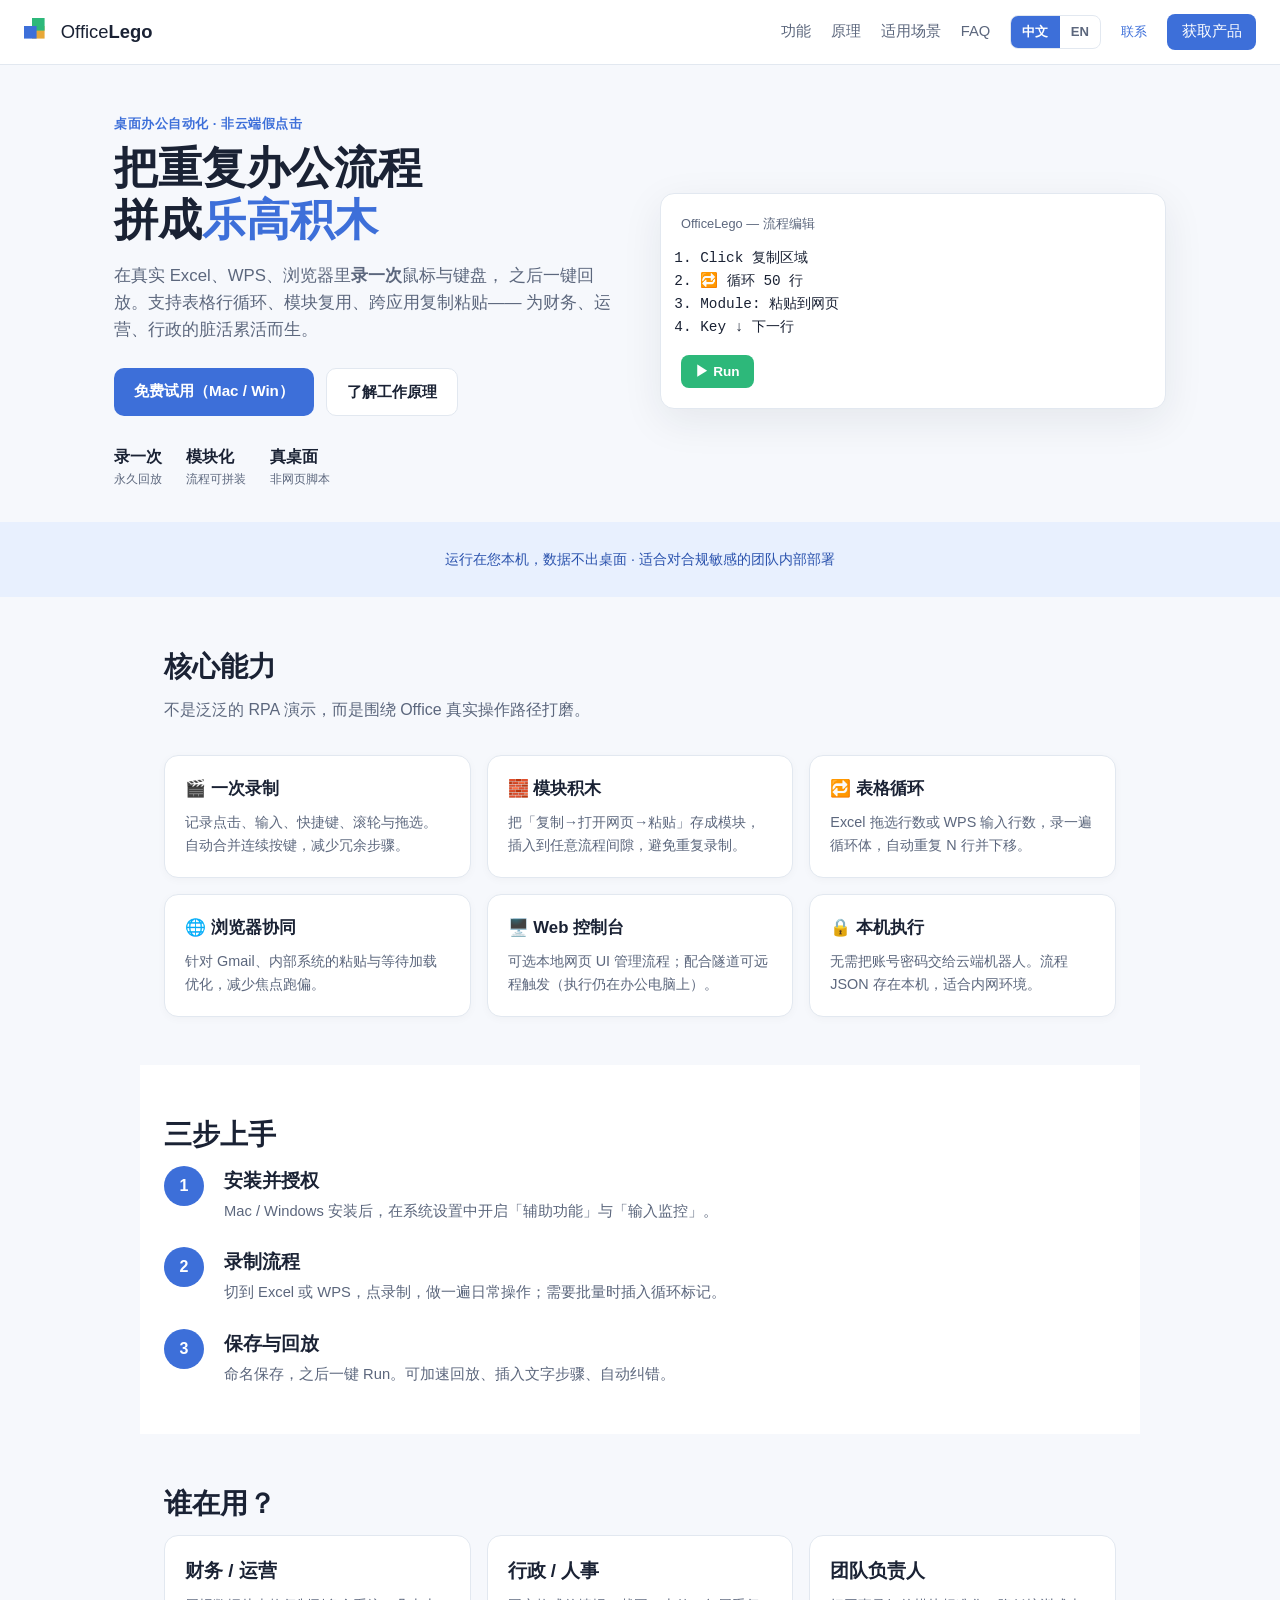
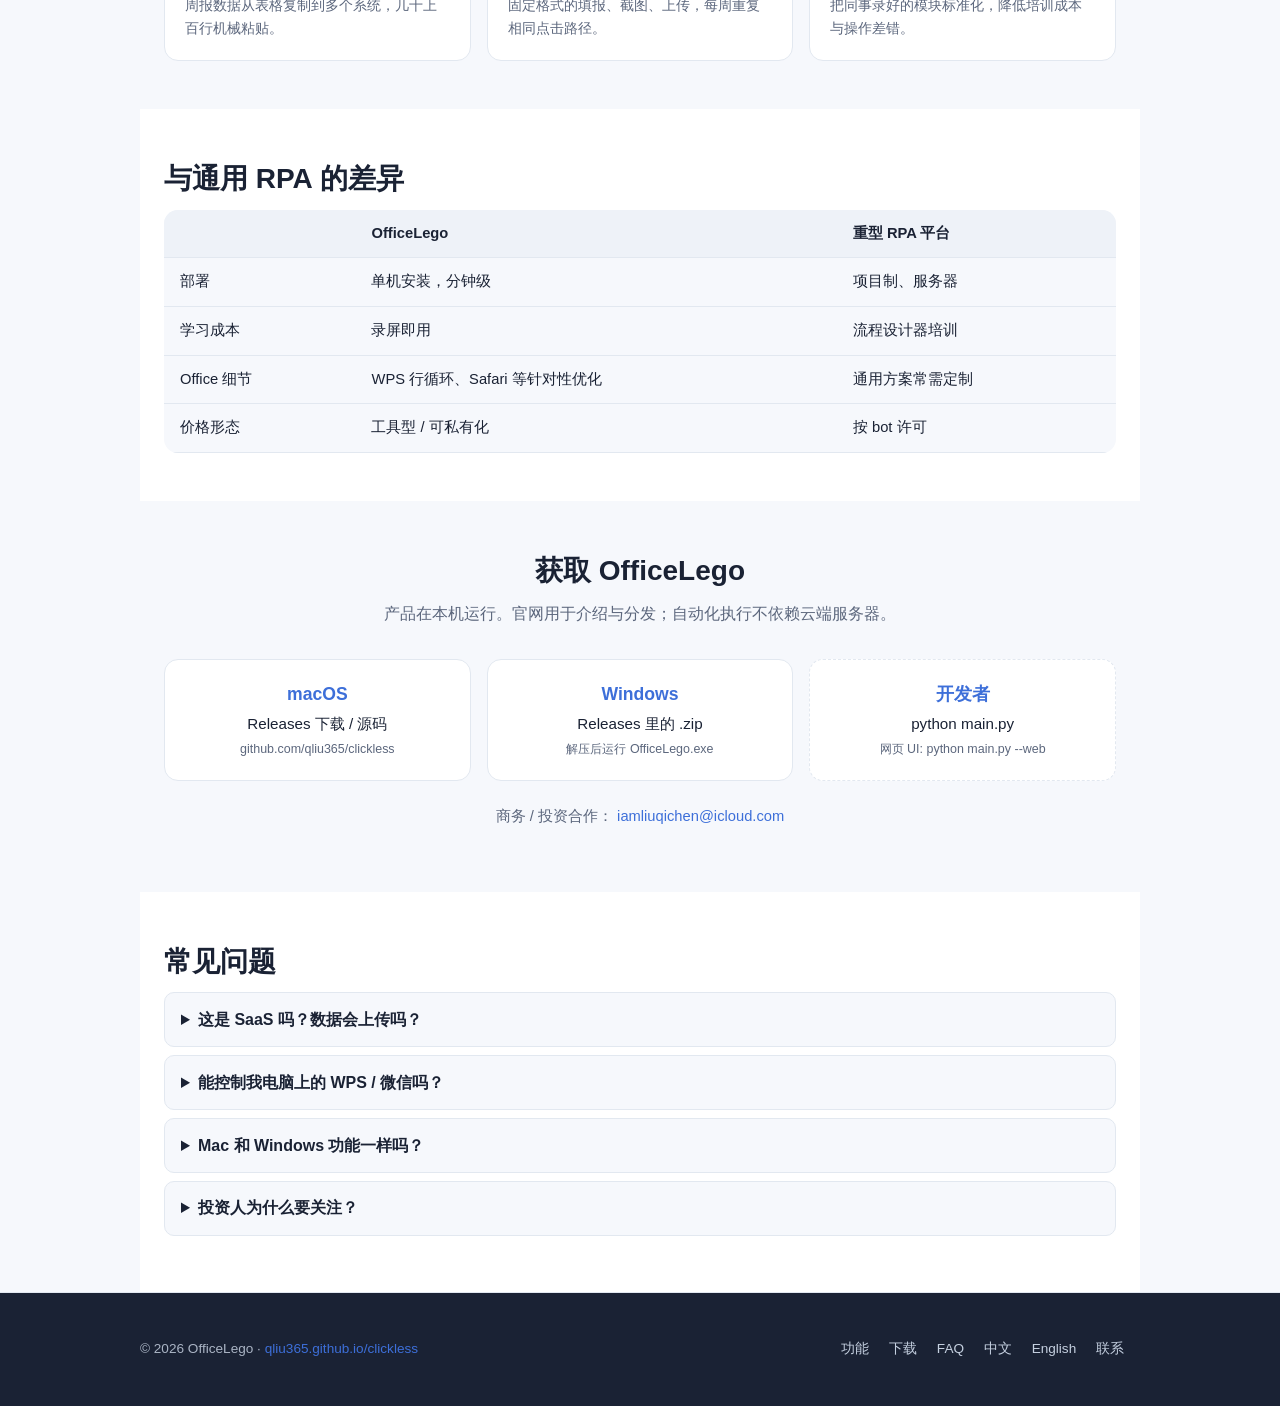
<file: website/index.html>
<!DOCTYPE html>
<html lang="zh-CN">
<head>
  <meta charset="UTF-8" />
  <meta name="viewport" content="width=device-width, initial-scale=1" />
  <title>OfficeLego — 录一次，办公流程自动重复 | 桌面办公自动化</title>
  <meta name="description" content="OfficeLego 是面向 Excel、WPS、邮件与浏览器的桌面自动化工具：录制鼠标键盘一次，模块化积木复用，批量循环表格行。支持 macOS 与 Windows。" />
  <meta name="keywords" content="OfficeLego,办公自动化,RPA,Excel自动化,WPS自动化,流程录制,桌面自动化,重复操作" />
  <meta name="author" content="OfficeLego" />
  <link rel="canonical" href="https://qliu365.github.io/clickless/" />
  <link rel="alternate" hreflang="zh-CN" href="https://qliu365.github.io/clickless/" />
  <link rel="alternate" hreflang="en" href="https://qliu365.github.io/clickless/index-en.html" />
  <meta property="og:type" content="website" />
  <meta property="og:title" content="OfficeLego — 办公流程像乐高一样拼装" />
  <meta property="og:description" content="录制一次，永久回放。表格循环、模块复用、跨应用 Copy-Paste，专为真实 Office 场景设计。" />
  <meta property="og:locale" content="zh_CN" />
  <meta property="og:url" content="https://qliu365.github.io/clickless/" />
  <meta name="twitter:card" content="summary_large_image" />
  <meta name="twitter:title" content="OfficeLego" />
  <meta name="twitter:description" content="桌面办公自动化 — 录一次，永久回放。" />
  <link rel="stylesheet" href="styles.css" />
  <link rel="icon" href="data:image/svg+xml,%3Csvg xmlns='http://www.w3.org/2000/svg' viewBox='0 0 32 32'%3E%3Crect x='2' y='10' width='12' height='12' rx='2' fill='%235b8def'/%3E%3Crect x='18' y='4' width='12' height='12' rx='2' fill='%234ecf8a'/%3E%3Crect x='18' y='18' width='12' height='12' rx='2' fill='%23e8a838'/%3E%3C/svg%3E" />
  <script type="application/ld+json">
  {
    "@context": "https://schema.org",
    "@type": "SoftwareApplication",
    "name": "OfficeLego",
    "applicationCategory": "BusinessApplication",
    "operatingSystem": "macOS, Windows",
    "description": "Desktop automation for Excel, WPS, email and browser workflows. Record once, replay with modular steps and table loops.",
    "offers": { "@type": "Offer", "price": "0", "priceCurrency": "USD" }
  }
  </script>
</head>
<body>
  <header class="site-header">
    <a class="logo" href="index.html">
      <span class="logo-blocks" aria-hidden="true"></span>
      <span>Office<strong>Lego</strong></span>
    </a>
    <nav class="nav">
      <a href="#features">功能</a>
      <a href="#how">原理</a>
      <a href="#users">适用场景</a>
      <a href="#faq">FAQ</a>
      <div class="lang-picker" role="group" aria-label="选择语言">
        <a href="index.html" data-lang="zh">中文</a>
        <a href="index-en.html" data-lang="en">EN</a>
      </div>
      <a href="mailto:iamliuqichen@icloud.com" class="nav-contact">联系</a>
      <a href="#download" class="nav-cta">获取产品</a>
    </nav>
    <button type="button" class="menu-btn" id="menu-btn" aria-label="菜单">☰</button>
  </header>

  <main>
    <section class="hero">
      <div class="hero-copy">
        <p class="eyebrow">桌面办公自动化 · 非云端假点击</p>
        <h1>把重复办公流程<br />拼成<strong>乐高积木</strong></h1>
        <p class="lead">
          在真实 Excel、WPS、浏览器里<strong>录一次</strong>鼠标与键盘，
          之后一键回放。支持表格行循环、模块复用、跨应用复制粘贴——
          为财务、运营、行政的脏活累活而生。
        </p>
        <div class="hero-actions">
          <a class="btn btn-primary" href="#download">免费试用（Mac / Win）</a>
          <a class="btn btn-secondary" href="#how">了解工作原理</a>
        </div>
        <ul class="hero-stats">
          <li><strong>录一次</strong><span>永久回放</span></li>
          <li><strong>模块化</strong><span>流程可拼装</span></li>
          <li><strong>真桌面</strong><span>非网页脚本</span></li>
        </ul>
      </div>
      <div class="hero-visual" aria-hidden="true">
        <div class="mock-window">
          <div class="mock-title">OfficeLego — 流程编辑</div>
          <ol class="mock-steps">
            <li>Click 复制区域</li>
            <li>🔁 循环 50 行</li>
            <li>Module: 粘贴到网页</li>
            <li>Key ↓ 下一行</li>
          </ol>
          <div class="mock-run">▶ Run</div>
        </div>
      </div>
    </section>

    <section class="trust">
      <p>运行在您本机，数据不出桌面 · 适合对合规敏感的团队内部部署</p>
    </section>

    <section id="features" class="section">
      <h2>核心能力</h2>
      <p class="section-lead">不是泛泛的 RPA 演示，而是围绕 Office 真实操作路径打磨。</p>
      <div class="cards">
        <article class="card">
          <h3>🎬 一次录制</h3>
          <p>记录点击、输入、快捷键、滚轮与拖选。自动合并连续按键，减少冗余步骤。</p>
        </article>
        <article class="card">
          <h3>🧱 模块积木</h3>
          <p>把「复制→打开网页→粘贴」存成模块，插入到任意流程间隙，避免重复录制。</p>
        </article>
        <article class="card">
          <h3>🔁 表格循环</h3>
          <p>Excel 拖选行数或 WPS 输入行数，录一遍循环体，自动重复 N 行并下移。</p>
        </article>
        <article class="card">
          <h3>🌐 浏览器协同</h3>
          <p>针对 Gmail、内部系统的粘贴与等待加载优化，减少焦点跑偏。</p>
        </article>
        <article class="card">
          <h3>🖥️ Web 控制台</h3>
          <p>可选本地网页 UI 管理流程；配合隧道可远程触发（执行仍在办公电脑上）。</p>
        </article>
        <article class="card">
          <h3>🔒 本机执行</h3>
          <p>无需把账号密码交给云端机器人。流程 JSON 存在本机，适合内网环境。</p>
        </article>
      </div>
    </section>

    <section id="how" class="section section-alt">
      <h2>三步上手</h2>
      <ol class="steps">
        <li>
          <span class="step-num">1</span>
          <div>
            <h3>安装并授权</h3>
            <p>Mac / Windows 安装后，在系统设置中开启「辅助功能」与「输入监控」。</p>
          </div>
        </li>
        <li>
          <span class="step-num">2</span>
          <div>
            <h3>录制流程</h3>
            <p>切到 Excel 或 WPS，点录制，做一遍日常操作；需要批量时插入循环标记。</p>
          </div>
        </li>
        <li>
          <span class="step-num">3</span>
          <div>
            <h3>保存与回放</h3>
            <p>命名保存，之后一键 Run。可加速回放、插入文字步骤、自动纠错。</p>
          </div>
        </li>
      </ol>
    </section>

    <section id="users" class="section">
      <h2>谁在用？</h2>
      <div class="personas">
        <div class="persona">
          <h3>财务 / 运营</h3>
          <p>周报数据从表格复制到多个系统，几十上百行机械粘贴。</p>
        </div>
        <div class="persona">
          <h3>行政 / 人事</h3>
          <p>固定格式的填报、截图、上传，每周重复相同点击路径。</p>
        </div>
        <div class="persona">
          <h3>团队负责人</h3>
          <p>把同事录好的模块标准化，降低培训成本与操作差错。</p>
        </div>
      </div>
    </section>

    <section id="compare" class="section section-alt">
      <h2>与通用 RPA 的差异</h2>
      <table class="compare-table">
        <thead>
          <tr><th></th><th>OfficeLego</th><th>重型 RPA 平台</th></tr>
        </thead>
        <tbody>
          <tr><td>部署</td><td>单机安装，分钟级</td><td>项目制、服务器</td></tr>
          <tr><td>学习成本</td><td>录屏即用</td><td>流程设计器培训</td></tr>
          <tr><td>Office 细节</td><td>WPS 行循环、Safari 等针对性优化</td><td>通用方案常需定制</td></tr>
          <tr><td>价格形态</td><td>工具型 / 可私有化</td><td>按 bot 许可</td></tr>
        </tbody>
      </table>
    </section>

    <section id="download" class="section cta-section">
      <h2>获取 OfficeLego</h2>
      <p class="section-lead">产品在本机运行。官网用于介绍与分发；自动化执行不依赖云端服务器。</p>
      <div class="download-grid">
        <a class="download-card" href="https://github.com/qliu365/clickless/releases" rel="noopener" target="_blank">
          <span class="os">macOS</span>
          <span class="label">Releases 下载 / 源码</span>
          <span class="hint">github.com/qliu365/clickless</span>
        </a>
        <a class="download-card" href="https://github.com/qliu365/clickless/releases" rel="noopener" target="_blank">
          <span class="os">Windows</span>
          <span class="label">Releases 里的 .zip</span>
          <span class="hint">解压后运行 OfficeLego.exe</span>
        </a>
        <div class="download-card dev">
          <span class="os">开发者</span>
          <span class="label">python main.py</span>
          <span class="hint">网页 UI: python main.py --web</span>
        </div>
      </div>
      <p class="contact">
        商务 / 投资合作：
        <a href="mailto:iamliuqichen@icloud.com">iamliuqichen@icloud.com</a>
      </p>
    </section>

    <section id="faq" class="section section-alt">
      <h2>常见问题</h2>
      <details>
        <summary>这是 SaaS 吗？数据会上传吗？</summary>
        <p>不是。流程与录屏截图默认保存在本机用户目录。可选 Web 控制台仅用于管理，不要求公有云。</p>
      </details>
      <details>
        <summary>能控制我电脑上的 WPS / 微信吗？</summary>
        <p>能控制已安装桌面应用中的标准 UI 操作（点击、键盘）。部分安全软件或远程桌面可能限制模拟输入。</p>
      </details>
      <details>
        <summary>Mac 和 Windows 功能一样吗？</summary>
        <p>核心录制回放一致。Excel 拖选循环在 macOS 上最完整；Windows 部分场景建议用行数输入。</p>
      </details>
      <details>
        <summary>投资人为什么要关注？</summary>
        <p>面向 SMB 与团队内「长尾自动化」：比大型 RPA 更轻、比纯脚本更低门槛，模块化带来网络效应与复购空间。</p>
      </details>
    </section>
  </main>

  <footer class="site-footer">
    <div class="footer-inner">
      <p>© <span id="year"></span> OfficeLego · <a href="https://qliu365.github.io/clickless/">qliu365.github.io/clickless</a></p>
      <p class="footer-links">
        <a href="#features">功能</a>
        <a href="#download">下载</a>
        <a href="#faq">FAQ</a>
        <a href="index.html?lang=zh">中文</a>
        <a href="index-en.html?lang=en">English</a>
        <a href="mailto:iamliuqichen@icloud.com">联系</a>
      </p>
    </div>
  </footer>

  <script src="lang.js"></script>
  <script>
    document.getElementById("year").textContent = new Date().getFullYear();
    document.getElementById("menu-btn")?.addEventListener("click", () => {
      document.querySelector(".nav")?.classList.toggle("open");
    });
  </script>
</body>
</html>
</file>
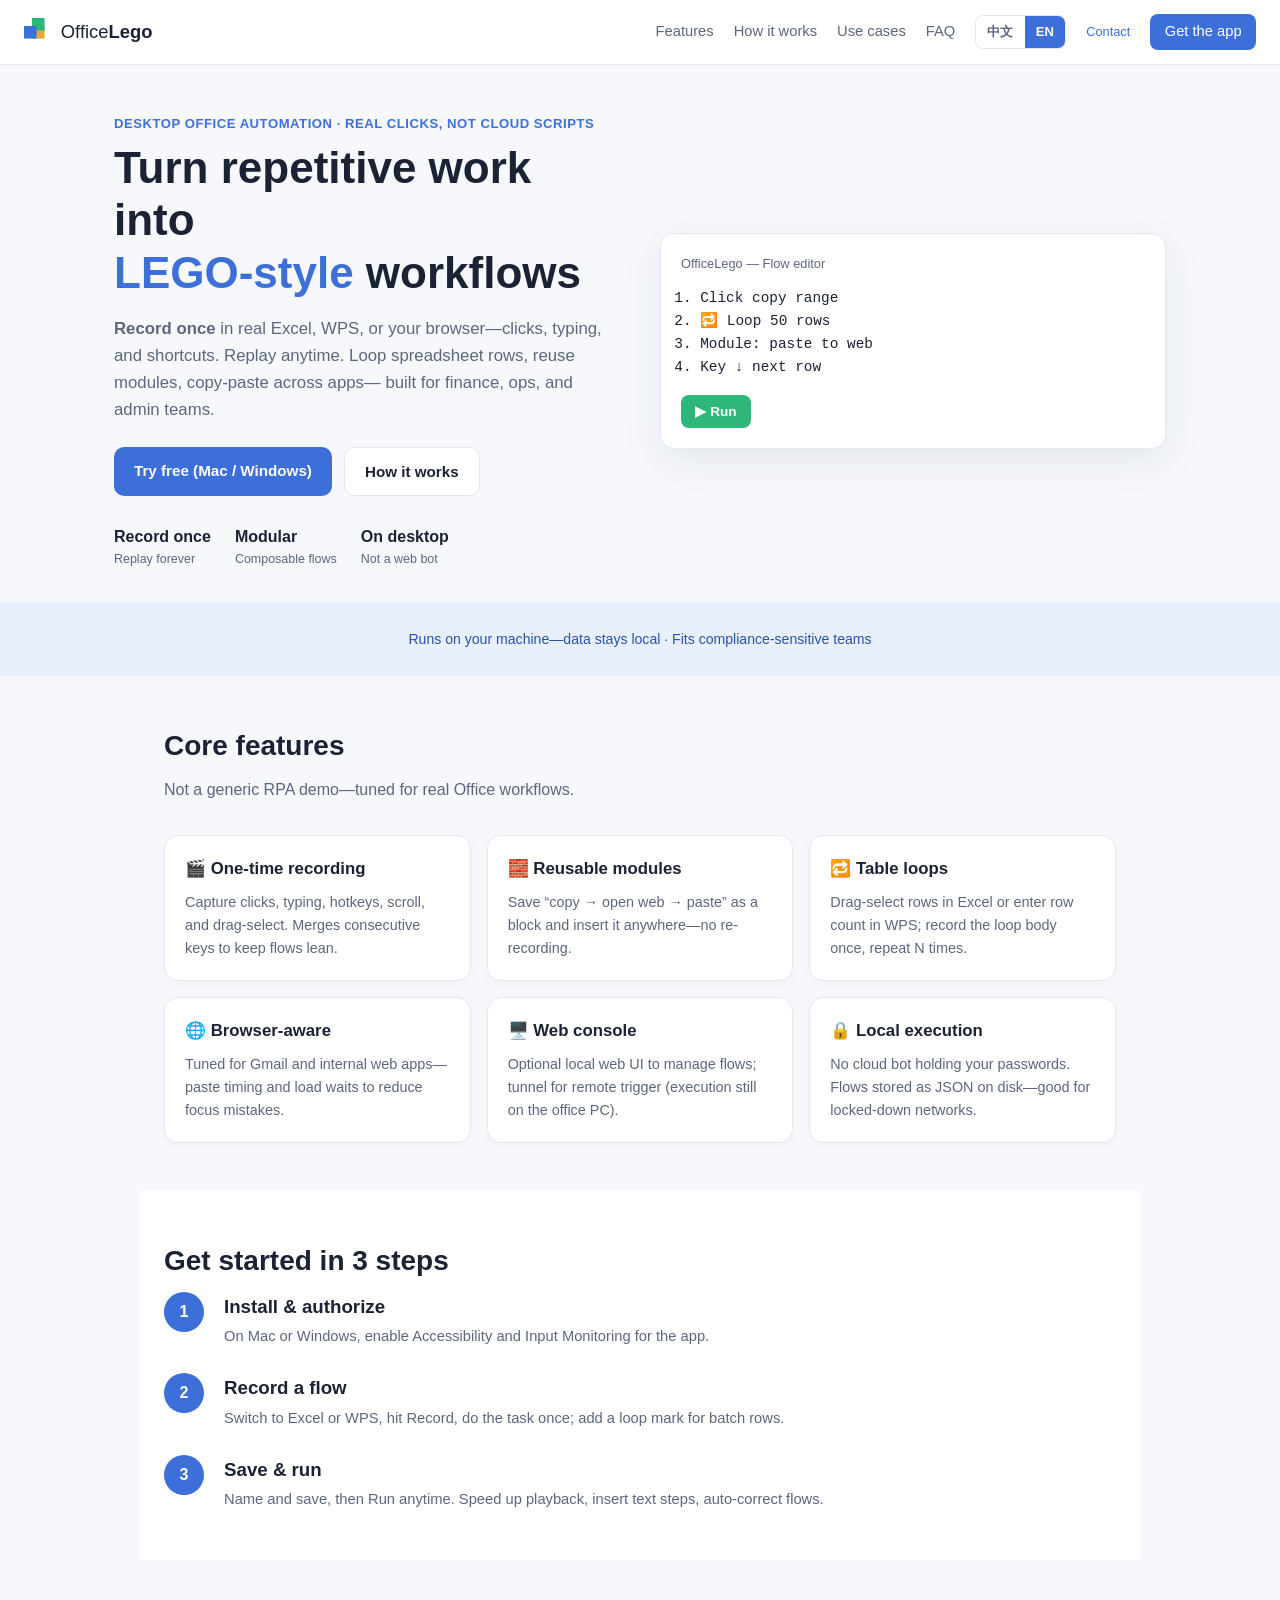
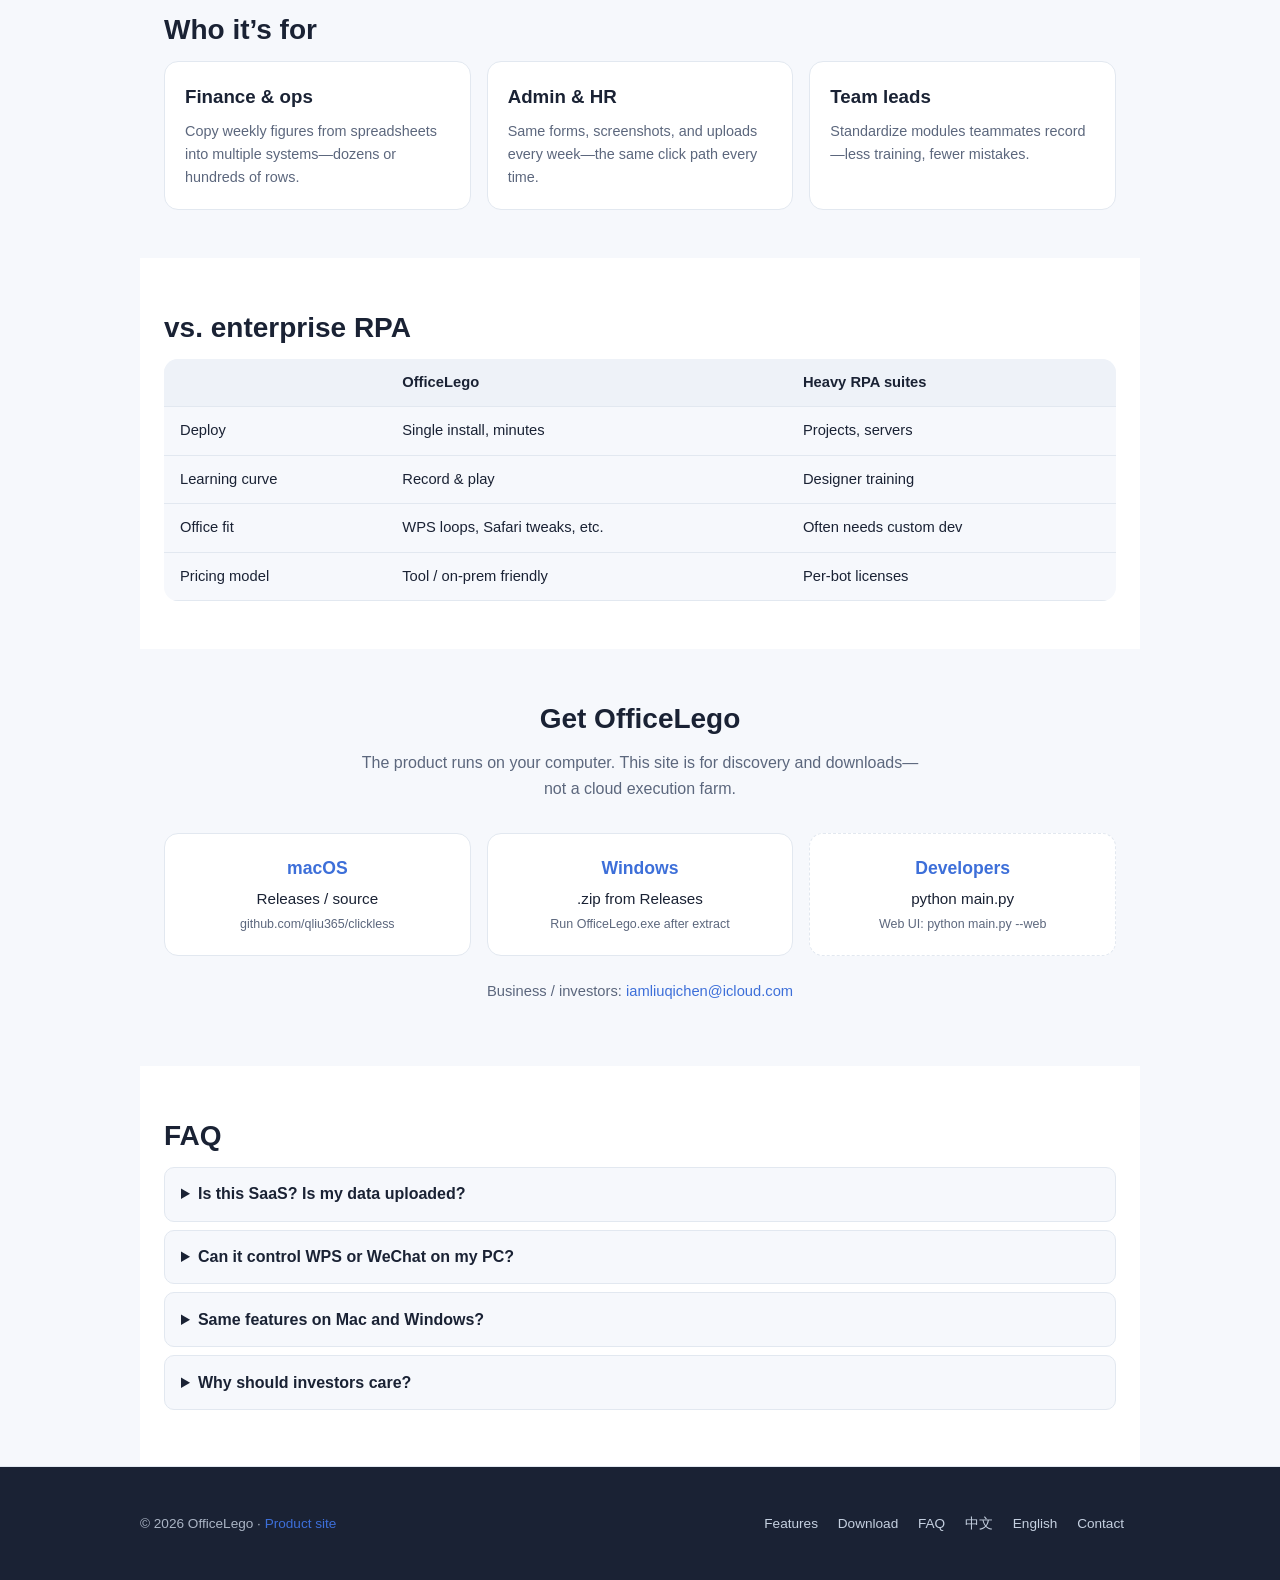
<file: website/index-en.html>
<!DOCTYPE html>
<html lang="en">
<head>
  <meta charset="UTF-8" />
  <meta name="viewport" content="width=device-width, initial-scale=1" />
  <title>OfficeLego — Record once, automate Office workflows | Desktop RPA</title>
  <meta name="description" content="OfficeLego automates Excel, WPS, email, and browser work on your desktop. Record mouse and keyboard once, reuse modular blocks, loop through spreadsheet rows. macOS and Windows." />
  <meta name="keywords" content="OfficeLego,office automation,desktop RPA,Excel automation,WPS,workflow recording,repeat tasks" />
  <meta name="author" content="OfficeLego" />
  <link rel="canonical" href="https://qliu365.github.io/clickless/index-en.html" />
  <link rel="alternate" hreflang="zh-CN" href="https://qliu365.github.io/clickless/" />
  <link rel="alternate" hreflang="en" href="https://qliu365.github.io/clickless/index-en.html" />
  <meta property="og:type" content="website" />
  <meta property="og:title" content="OfficeLego — Snap office workflows like LEGO bricks" />
  <meta property="og:description" content="Record once, replay forever. Table loops, reusable modules, cross-app copy-paste—built for real Office work." />
  <meta property="og:locale" content="en_US" />
  <meta property="og:url" content="https://qliu365.github.io/clickless/index-en.html" />
  <meta name="twitter:card" content="summary_large_image" />
  <meta name="twitter:title" content="OfficeLego" />
  <meta name="twitter:description" content="Desktop office automation — record once, run forever." />
  <link rel="stylesheet" href="styles.css" />
  <link rel="icon" href="data:image/svg+xml,%3Csvg xmlns='http://www.w3.org/2000/svg' viewBox='0 0 32 32'%3E%3Crect x='2' y='10' width='12' height='12' rx='2' fill='%235b8def'/%3E%3Crect x='18' y='4' width='12' height='12' rx='2' fill='%234ecf8a'/%3E%3Crect x='18' y='18' width='12' height='12' rx='2' fill='%23e8a838'/%3E%3C/svg%3E" />
  <script type="application/ld+json">
  {
    "@context": "https://schema.org",
    "@type": "SoftwareApplication",
    "name": "OfficeLego",
    "applicationCategory": "BusinessApplication",
    "operatingSystem": "macOS, Windows",
    "description": "Desktop automation for Excel, WPS, email and browser workflows. Record once, replay with modular steps and table loops.",
    "inLanguage": "en",
    "offers": { "@type": "Offer", "price": "0", "priceCurrency": "USD" }
  }
  </script>
</head>
<body>
  <header class="site-header">
    <a class="logo" href="index-en.html">
      <span class="logo-blocks" aria-hidden="true"></span>
      <span>Office<strong>Lego</strong></span>
    </a>
    <nav class="nav">
      <a href="#features">Features</a>
      <a href="#how">How it works</a>
      <a href="#users">Use cases</a>
      <a href="#faq">FAQ</a>
      <div class="lang-picker" role="group" aria-label="Language">
        <a href="index.html" data-lang="zh">中文</a>
        <a href="index-en.html" data-lang="en">EN</a>
      </div>
      <a href="mailto:iamliuqichen@icloud.com" class="nav-contact">Contact</a>
      <a href="#download" class="nav-cta">Get the app</a>
    </nav>
    <button type="button" class="menu-btn" id="menu-btn" aria-label="Menu">☰</button>
  </header>

  <main>
    <section class="hero">
      <div class="hero-copy">
        <p class="eyebrow">Desktop office automation · Real clicks, not cloud scripts</p>
        <h1>Turn repetitive work into<br /><strong>LEGO-style</strong> workflows</h1>
        <p class="lead">
          <strong>Record once</strong> in real Excel, WPS, or your browser—clicks, typing, and shortcuts.
          Replay anytime. Loop spreadsheet rows, reuse modules, copy-paste across apps—
          built for finance, ops, and admin teams.
        </p>
        <div class="hero-actions">
          <a class="btn btn-primary" href="#download">Try free (Mac / Windows)</a>
          <a class="btn btn-secondary" href="#how">How it works</a>
        </div>
        <ul class="hero-stats">
          <li><strong>Record once</strong><span>Replay forever</span></li>
          <li><strong>Modular</strong><span>Composable flows</span></li>
          <li><strong>On desktop</strong><span>Not a web bot</span></li>
        </ul>
      </div>
      <div class="hero-visual" aria-hidden="true">
        <div class="mock-window">
          <div class="mock-title">OfficeLego — Flow editor</div>
          <ol class="mock-steps">
            <li>Click copy range</li>
            <li>🔁 Loop 50 rows</li>
            <li>Module: paste to web</li>
            <li>Key ↓ next row</li>
          </ol>
          <div class="mock-run">▶ Run</div>
        </div>
      </div>
    </section>

    <section class="trust">
      <p>Runs on your machine—data stays local · Fits compliance-sensitive teams</p>
    </section>

    <section id="features" class="section">
      <h2>Core features</h2>
      <p class="section-lead">Not a generic RPA demo—tuned for real Office workflows.</p>
      <div class="cards">
        <article class="card">
          <h3>🎬 One-time recording</h3>
          <p>Capture clicks, typing, hotkeys, scroll, and drag-select. Merges consecutive keys to keep flows lean.</p>
        </article>
        <article class="card">
          <h3>🧱 Reusable modules</h3>
          <p>Save “copy → open web → paste” as a block and insert it anywhere—no re-recording.</p>
        </article>
        <article class="card">
          <h3>🔁 Table loops</h3>
          <p>Drag-select rows in Excel or enter row count in WPS; record the loop body once, repeat N times.</p>
        </article>
        <article class="card">
          <h3>🌐 Browser-aware</h3>
          <p>Tuned for Gmail and internal web apps—paste timing and load waits to reduce focus mistakes.</p>
        </article>
        <article class="card">
          <h3>🖥️ Web console</h3>
          <p>Optional local web UI to manage flows; tunnel for remote trigger (execution still on the office PC).</p>
        </article>
        <article class="card">
          <h3>🔒 Local execution</h3>
          <p>No cloud bot holding your passwords. Flows stored as JSON on disk—good for locked-down networks.</p>
        </article>
      </div>
    </section>

    <section id="how" class="section section-alt">
      <h2>Get started in 3 steps</h2>
      <ol class="steps">
        <li>
          <span class="step-num">1</span>
          <div>
            <h3>Install &amp; authorize</h3>
            <p>On Mac or Windows, enable Accessibility and Input Monitoring for the app.</p>
          </div>
        </li>
        <li>
          <span class="step-num">2</span>
          <div>
            <h3>Record a flow</h3>
            <p>Switch to Excel or WPS, hit Record, do the task once; add a loop mark for batch rows.</p>
          </div>
        </li>
        <li>
          <span class="step-num">3</span>
          <div>
            <h3>Save &amp; run</h3>
            <p>Name and save, then Run anytime. Speed up playback, insert text steps, auto-correct flows.</p>
          </div>
        </li>
      </ol>
    </section>

    <section id="users" class="section">
      <h2>Who it’s for</h2>
      <div class="personas">
        <div class="persona">
          <h3>Finance &amp; ops</h3>
          <p>Copy weekly figures from spreadsheets into multiple systems—dozens or hundreds of rows.</p>
        </div>
        <div class="persona">
          <h3>Admin &amp; HR</h3>
          <p>Same forms, screenshots, and uploads every week—the same click path every time.</p>
        </div>
        <div class="persona">
          <h3>Team leads</h3>
          <p>Standardize modules teammates record—less training, fewer mistakes.</p>
        </div>
      </div>
    </section>

    <section id="compare" class="section section-alt">
      <h2>vs. enterprise RPA</h2>
      <table class="compare-table">
        <thead>
          <tr><th></th><th>OfficeLego</th><th>Heavy RPA suites</th></tr>
        </thead>
        <tbody>
          <tr><td>Deploy</td><td>Single install, minutes</td><td>Projects, servers</td></tr>
          <tr><td>Learning curve</td><td>Record &amp; play</td><td>Designer training</td></tr>
          <tr><td>Office fit</td><td>WPS loops, Safari tweaks, etc.</td><td>Often needs custom dev</td></tr>
          <tr><td>Pricing model</td><td>Tool / on-prem friendly</td><td>Per-bot licenses</td></tr>
        </tbody>
      </table>
    </section>

    <section id="download" class="section cta-section">
      <h2>Get OfficeLego</h2>
      <p class="section-lead">The product runs on your computer. This site is for discovery and downloads—not a cloud execution farm.</p>
      <div class="download-grid">
        <a class="download-card" href="https://github.com/qliu365/clickless/releases" rel="noopener" target="_blank">
          <span class="os">macOS</span>
          <span class="label">Releases / source</span>
          <span class="hint">github.com/qliu365/clickless</span>
        </a>
        <a class="download-card" href="https://github.com/qliu365/clickless/releases" rel="noopener" target="_blank">
          <span class="os">Windows</span>
          <span class="label">.zip from Releases</span>
          <span class="hint">Run OfficeLego.exe after extract</span>
        </a>
        <div class="download-card dev">
          <span class="os">Developers</span>
          <span class="label">python main.py</span>
          <span class="hint">Web UI: python main.py --web</span>
        </div>
      </div>
      <p class="contact">
        Business / investors:
        <a href="mailto:iamliuqichen@icloud.com">iamliuqichen@icloud.com</a>
      </p>
    </section>

    <section id="faq" class="section section-alt">
      <h2>FAQ</h2>
      <details>
        <summary>Is this SaaS? Is my data uploaded?</summary>
        <p>No. Flows and optional screenshots stay in your local user folder. The web console is optional and does not require a public cloud.</p>
      </details>
      <details>
        <summary>Can it control WPS or WeChat on my PC?</summary>
        <p>It drives normal desktop UI (clicks and keyboard) in installed apps. Some security tools or remote-desktop layers may block simulated input.</p>
      </details>
      <details>
        <summary>Same features on Mac and Windows?</summary>
        <p>Core record/playback is the same. Excel drag-to-loop is strongest on macOS; on Windows, row-count input is often easier.</p>
      </details>
      <details>
        <summary>Why should investors care?</summary>
        <p>Long-tail automation for SMBs and teams—lighter than enterprise RPA, easier than scripts; modules create reuse and expansion.</p>
      </details>
    </section>
  </main>

  <footer class="site-footer">
    <div class="footer-inner">
      <p>© <span id="year"></span> OfficeLego · <a href="https://qliu365.github.io/clickless/index-en.html">Product site</a></p>
      <p class="footer-links">
        <a href="#features">Features</a>
        <a href="#download">Download</a>
        <a href="#faq">FAQ</a>
        <a href="index.html?lang=zh">中文</a>
        <a href="index-en.html?lang=en">English</a>
        <a href="mailto:iamliuqichen@icloud.com">Contact</a>
      </p>
    </div>
  </footer>

  <script src="lang.js"></script>
  <script>
    document.getElementById("year").textContent = new Date().getFullYear();
    document.getElementById("menu-btn")?.addEventListener("click", () => {
      document.querySelector(".nav")?.classList.toggle("open");
    });
  </script>
</body>
</html>
</file>
<file: website/styles.css>
:root {
  --bg: #f6f8fc;
  --surface: #ffffff;
  --text: #1a2234;
  --muted: #5c677d;
  --primary: #3d6fd9;
  --primary-dark: #2a52ad;
  --accent: #2db87a;
  --border: #e2e8f0;
  --shadow: 0 12px 40px rgba(26, 34, 52, 0.08);
  --radius: 14px;
  --font: "PingFang SC", "SF Pro SC", "Microsoft YaHei", -apple-system, sans-serif;
}

* { box-sizing: border-box; }
html { scroll-behavior: smooth; }

body {
  margin: 0;
  font-family: var(--font);
  color: var(--text);
  background: var(--bg);
  line-height: 1.6;
}

a { color: var(--primary); text-decoration: none; }
a:hover { text-decoration: underline; }

.site-header {
  position: sticky;
  top: 0;
  z-index: 50;
  display: flex;
  align-items: center;
  justify-content: space-between;
  padding: 0.85rem 1.5rem;
  background: rgba(255, 255, 255, 0.92);
  backdrop-filter: blur(10px);
  border-bottom: 1px solid var(--border);
}

.logo {
  display: flex;
  align-items: center;
  gap: 0.55rem;
  font-size: 1.15rem;
  color: var(--text);
  text-decoration: none;
  font-weight: 500;
}

.logo-blocks {
  width: 28px;
  height: 28px;
  background:
    linear-gradient(var(--primary) 0 0) 0 55% / 45% 45% no-repeat,
    linear-gradient(var(--accent) 0 0) 55% 0 / 45% 45% no-repeat,
    linear-gradient(#e8a838 0 0) 55% 55% / 45% 45% no-repeat;
  border-radius: 4px;
}

.nav {
  display: flex;
  gap: 1.25rem;
  align-items: center;
}

.nav a {
  color: var(--muted);
  font-size: 0.92rem;
  text-decoration: none;
}

.nav a:hover { color: var(--text); }

.nav-cta {
  background: var(--primary) !important;
  color: #fff !important;
  padding: 0.4rem 0.9rem;
  border-radius: 8px;
}

.lang-picker {
  display: inline-flex;
  border: 1px solid var(--border);
  border-radius: 8px;
  overflow: hidden;
  background: var(--surface);
}

.lang-picker a {
  padding: 0.35rem 0.7rem !important;
  font-size: 0.82rem !important;
  font-weight: 600;
  color: var(--muted) !important;
  text-decoration: none !important;
  border: none !important;
}

.lang-picker a:hover {
  color: var(--text) !important;
  text-decoration: none !important;
}

.lang-picker a.active {
  background: var(--primary);
  color: #fff !important;
}

.nav-contact {
  font-size: 0.8rem !important;
  color: var(--primary) !important;
  word-break: break-all;
}

.menu-btn {
  display: none;
  background: none;
  border: none;
  font-size: 1.4rem;
  cursor: pointer;
}

.hero {
  max-width: 1100px;
  margin: 0 auto;
  padding: 3rem 1.5rem 2rem;
  display: grid;
  grid-template-columns: 1fr 1fr;
  gap: 2.5rem;
  align-items: center;
}

.eyebrow {
  font-size: 0.82rem;
  color: var(--primary);
  font-weight: 600;
  text-transform: uppercase;
  letter-spacing: 0.04em;
  margin: 0 0 0.5rem;
}

.hero h1 {
  font-size: clamp(2rem, 4vw, 2.75rem);
  line-height: 1.2;
  margin: 0 0 1rem;
  font-weight: 700;
}

.hero h1 strong { color: var(--primary); }

.lead {
  font-size: 1.05rem;
  color: var(--muted);
  margin: 0 0 1.5rem;
  max-width: 32em;
}

.hero-actions {
  display: flex;
  flex-wrap: wrap;
  gap: 0.75rem;
  margin-bottom: 1.75rem;
}

.btn {
  display: inline-block;
  padding: 0.7rem 1.25rem;
  border-radius: 10px;
  font-weight: 600;
  font-size: 0.95rem;
  text-decoration: none;
}

.btn-primary {
  background: var(--primary);
  color: #fff;
}

.btn-primary:hover {
  background: var(--primary-dark);
  text-decoration: none;
}

.btn-secondary {
  background: var(--surface);
  color: var(--text);
  border: 1px solid var(--border);
}

.hero-stats {
  list-style: none;
  margin: 0;
  padding: 0;
  display: flex;
  gap: 1.5rem;
}

.hero-stats li {
  display: flex;
  flex-direction: column;
}

.hero-stats strong { font-size: 1rem; }
.hero-stats span { font-size: 0.78rem; color: var(--muted); }

.mock-window {
  background: var(--surface);
  border-radius: var(--radius);
  box-shadow: var(--shadow);
  padding: 1.25rem;
  border: 1px solid var(--border);
}

.mock-title {
  font-size: 0.8rem;
  color: var(--muted);
  margin-bottom: 0.75rem;
}

.mock-steps {
  margin: 0 0 1rem;
  padding-left: 1.2rem;
  font-size: 0.9rem;
  font-family: ui-monospace, Menlo, monospace;
}

.mock-run {
  display: inline-block;
  background: var(--accent);
  color: #fff;
  padding: 0.35rem 0.9rem;
  border-radius: 8px;
  font-size: 0.85rem;
  font-weight: 600;
}

.trust {
  text-align: center;
  padding: 0.75rem 1rem;
  background: #e8f0fe;
  color: var(--primary-dark);
  font-size: 0.88rem;
}

.section {
  max-width: 1000px;
  margin: 0 auto;
  padding: 3rem 1.5rem;
}

.section-alt { background: var(--surface); }

.section h2 {
  margin: 0 0 0.5rem;
  font-size: 1.75rem;
}

.section-lead {
  color: var(--muted);
  margin: 0 0 2rem;
  max-width: 36em;
}

.cards {
  display: grid;
  grid-template-columns: repeat(auto-fill, minmax(260px, 1fr));
  gap: 1rem;
}

.card {
  background: var(--surface);
  border: 1px solid var(--border);
  border-radius: var(--radius);
  padding: 1.25rem;
  box-shadow: 0 2px 8px rgba(0, 0, 0, 0.03);
}

.section-alt .card { background: var(--bg); }

.card h3 { margin: 0 0 0.5rem; font-size: 1.05rem; }
.card p { margin: 0; font-size: 0.9rem; color: var(--muted); }

.steps {
  list-style: none;
  margin: 0;
  padding: 0;
  display: flex;
  flex-direction: column;
  gap: 1.5rem;
}

.steps li {
  display: flex;
  gap: 1.25rem;
  align-items: flex-start;
}

.step-num {
  flex-shrink: 0;
  width: 2.5rem;
  height: 2.5rem;
  background: var(--primary);
  color: #fff;
  border-radius: 50%;
  display: flex;
  align-items: center;
  justify-content: center;
  font-weight: 700;
}

.steps h3 { margin: 0 0 0.25rem; }
.steps p { margin: 0; color: var(--muted); font-size: 0.92rem; }

.personas {
  display: grid;
  grid-template-columns: repeat(auto-fit, minmax(220px, 1fr));
  gap: 1rem;
}

.persona {
  padding: 1.25rem;
  background: var(--surface);
  border-radius: var(--radius);
  border: 1px solid var(--border);
}

.persona h3 { margin: 0 0 0.5rem; }
.persona p { margin: 0; color: var(--muted); font-size: 0.9rem; }

.compare-table {
  width: 100%;
  border-collapse: collapse;
  font-size: 0.92rem;
  background: var(--bg);
  border-radius: var(--radius);
  overflow: hidden;
}

.compare-table th,
.compare-table td {
  padding: 0.75rem 1rem;
  border-bottom: 1px solid var(--border);
  text-align: left;
}

.compare-table th { background: #eef2f8; }

.cta-section { text-align: center; }
.cta-section .section-lead { margin-left: auto; margin-right: auto; }

.download-grid {
  display: grid;
  grid-template-columns: repeat(auto-fit, minmax(220px, 1fr));
  gap: 1rem;
  margin-bottom: 1.5rem;
}

.download-card {
  display: flex;
  flex-direction: column;
  gap: 0.25rem;
  padding: 1.25rem;
  background: var(--surface);
  border: 1px solid var(--border);
  border-radius: var(--radius);
  text-decoration: none;
  color: inherit;
  transition: box-shadow 0.2s, border-color 0.2s;
}

.download-card:hover {
  box-shadow: var(--shadow);
  border-color: var(--primary);
  text-decoration: none;
}

.download-card.dev { border-style: dashed; }

.download-card .os { font-weight: 700; font-size: 1.1rem; color: var(--primary); }
.download-card .label { font-size: 0.95rem; }
.download-card .hint { font-size: 0.78rem; color: var(--muted); }

.contact { color: var(--muted); font-size: 0.92rem; }

details {
  background: var(--bg);
  border: 1px solid var(--border);
  border-radius: 10px;
  padding: 0.85rem 1rem;
  margin-bottom: 0.5rem;
}

details summary { cursor: pointer; font-weight: 600; }
details p { margin: 0.5rem 0 0; color: var(--muted); font-size: 0.9rem; }

.site-footer {
  border-top: 1px solid var(--border);
  padding: 2rem 1.5rem;
  background: var(--text);
  color: #aab4c4;
  font-size: 0.85rem;
}

.footer-inner {
  max-width: 1000px;
  margin: 0 auto;
  display: flex;
  flex-wrap: wrap;
  justify-content: space-between;
  gap: 1rem;
}

.footer-links a {
  color: #c5d0e0;
  margin-right: 1rem;
}

@media (max-width: 800px) {
  .hero { grid-template-columns: 1fr; }
  .menu-btn { display: block; }
  .nav {
    display: none;
    position: absolute;
    top: 100%;
    left: 0;
    right: 0;
    flex-direction: column;
    background: var(--surface);
    padding: 1rem;
    border-bottom: 1px solid var(--border);
  }
  .nav.open { display: flex; }
}
</file>
